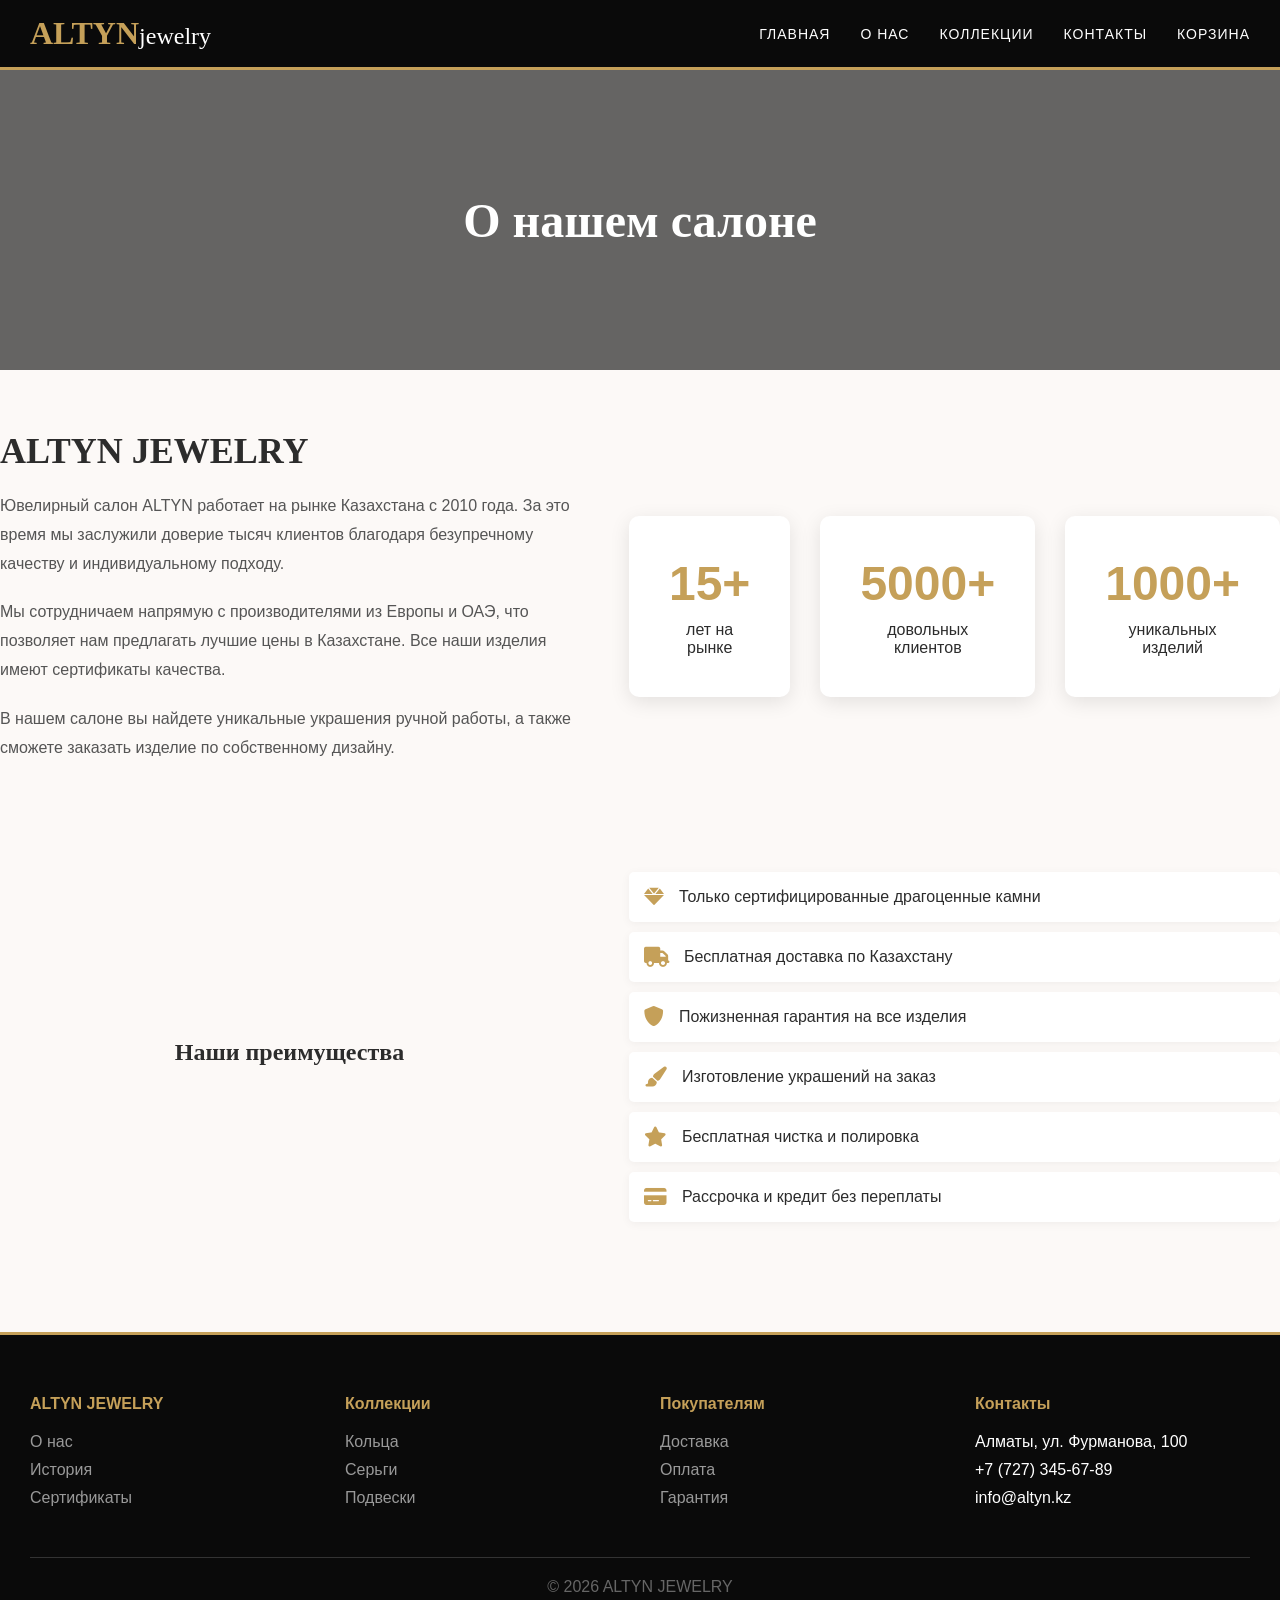
<file: about.html>
<!DOCTYPE html>
<html lang="ru">
<head>
    <meta charset="UTF-8">
    <meta name="viewport" content="width=device-width, initial-scale=1.0">
    <title>О нас | ALTYN JEWELRY</title>
    <link rel="stylesheet" href="https://cdnjs.cloudflare.com/ajax/libs/font-awesome/6.0.0/css/all.min.css">
    <style>
        * {
            margin: 0;
            padding: 0;
            box-sizing: border-box;
        }

        body {
            font-family: 'Segoe UI', Arial, sans-serif;
            background: #fcf9f7;
            color: #2c2c2c;
        }

        :root {
            --gold: #C5A059;
            --dark-gold: #A67C4E;
            --black: #1E1E1E;
        }

        header {
            background: #0a0a0a;
            padding: 15px 0;
            border-bottom: 3px solid var(--gold);
        }

        .container {
            max-width: 1300px;
            margin: 0 auto;
            padding: 0 30px;
        }

        .header-container {
            display: flex;
            justify-content: space-between;
            align-items: center;
        }

        .logo {
            font-size: 32px;
            font-weight: bold;
            color: var(--gold);
            font-family: 'Times New Roman', serif;
        }

        .logo span {
            color: white;
            font-size: 24px;
            font-weight: 300;
        }

        nav ul {
            display: flex;
            list-style: none;
            gap: 30px;
        }

        nav ul li a {
            color: white;
            text-decoration: none;
            font-size: 14px;
            text-transform: uppercase;
            letter-spacing: 1px;
        }

        nav ul li a:hover {
            color: var(--gold);
        }

        .page-hero {
            background: linear-gradient(rgba(0,0,0,0.6), rgba(0,0,0,0.6)), 
                        url('https://images.unsplash.com/photo-1531999850880-5c15b8d9f8f3?w=1600') center/cover;
            height: 300px;
            display: flex;
            align-items: center;
            justify-content: center;
            color: white;
            text-align: center;
        }

        .page-hero h1 {
            font-size: 48px;
            font-family: 'Times New Roman', serif;
        }

        .section {
            padding: 60px 0;
        }

        .about-grid {
            display: grid;
            grid-template-columns: 1fr 1fr;
            gap: 50px;
            align-items: center;
        }

        .about-image img {
            width: 100%;
            border-radius: 10px;
            box-shadow: 0 10px 30px rgba(0,0,0,0.2);
        }

        .about-text h2 {
            font-size: 36px;
            margin-bottom: 20px;
            font-family: 'Times New Roman', serif;
        }

        .about-text p {
            margin-bottom: 20px;
            line-height: 1.8;
            color: #555;
        }

        .stats-grid {
            display: grid;
            grid-template-columns: repeat(3, 1fr);
            gap: 30px;
            margin: 60px 0;
            text-align: center;
        }

        .stat-item {
            background: white;
            padding: 40px;
            border-radius: 10px;
            box-shadow: 0 5px 20px rgba(0,0,0,0.1);
        }

        .stat-number {
            font-size: 48px;
            font-weight: bold;
            color: var(--gold);
            margin-bottom: 10px;
        }

        .advantages-list {
            list-style: none;
            margin: 40px 0;
        }

        .advantages-list li {
            padding: 15px;
            margin-bottom: 10px;
            background: white;
            border-radius: 5px;
            box-shadow: 0 2px 10px rgba(0,0,0,0.05);
            display: flex;
            align-items: center;
        }

        .advantages-list li i {
            color: var(--gold);
            margin-right: 15px;
            font-size: 20px;
        }

        footer {
            background: #0a0a0a;
            color: white;
            padding: 60px 0 20px;
            margin-top: 60px;
            border-top: 3px solid var(--gold);
        }

        .footer-container {
            display: grid;
            grid-template-columns: repeat(4, 1fr);
            gap: 40px;
            margin-bottom: 40px;
        }

        .footer-col h4 {
            color: var(--gold);
            margin-bottom: 20px;
        }

        .footer-col ul {
            list-style: none;
        }

        .footer-col ul li {
            margin-bottom: 10px;
        }

        .footer-col ul li a {
            color: #999;
            text-decoration: none;
        }

        .footer-col ul li a:hover {
            color: var(--gold);
        }

        .footer-bottom {
            text-align: center;
            padding-top: 20px;
            border-top: 1px solid #333;
            color: #666;
        }
    </style>
</head>
<body>
    <header>
        <div class="container header-container">
            <div class="logo">
                ALTYN<span>jewelry</span>
            </div>
            <nav>
                <ul>
                    <li><a href="index.html">Главная</a></li>
                    <li><a href="about.html">О нас</a></li>
                    <li><a href="prices.html">Коллекции</a></li>
                    <li><a href="contacts.html">Контакты</a></li>
                    <li><a href="cart.html">Корзина</a></li>
                </ul>
            </nav>
        </div>
    </header>

    <section class="page-hero">
        <h1>О нашем салоне</h1>
    </section>

    <div class="container section">
        <div class="about-grid">
            <div class="about-image">
            <div class="about-text">
                <h2>ALTYN JEWELRY</h2>
                <p>Ювелирный салон ALTYN работает на рынке Казахстана с 2010 года. За это время мы заслужили доверие тысяч клиентов благодаря безупречному качеству и индивидуальному подходу.</p>
                <p>Мы сотрудничаем напрямую с производителями из Европы и ОАЭ, что позволяет нам предлагать лучшие цены в Казахстане. Все наши изделия имеют сертификаты качества.</p>
                <p>В нашем салоне вы найдете уникальные украшения ручной работы, а также сможете заказать изделие по собственному дизайну.</p>
            </div>
        </div>

        <div class="stats-grid">
            <div class="stat-item">
                <div class="stat-number">15+</div>
                <div>лет на рынке</div>
            </div>
            <div class="stat-item">
                <div class="stat-number">5000+</div>
                <div>довольных клиентов</div>
            </div>
            <div class="stat-item">
                <div class="stat-number">1000+</div>
                <div>уникальных изделий</div>
            </div>
        </div>

        <h2 style="text-align: center; margin: 40px 0; font-family: 'Times New Roman', serif;">Наши преимущества</h2>
        
        <ul class="advantages-list">
            <li><i class="fas fa-gem"></i> Только сертифицированные драгоценные камни</li>
            <li><i class="fas fa-truck"></i> Бесплатная доставка по Казахстану</li>
            <li><i class="fas fa-shield-alt"></i> Пожизненная гарантия на все изделия</li>
            <li><i class="fas fa-paint-brush"></i> Изготовление украшений на заказ</li>
            <li><i class="fas fa-star"></i> Бесплатная чистка и полировка</li>
            <li><i class="fas fa-credit-card"></i> Рассрочка и кредит без переплаты</li>
        </ul>
    </div>

    <footer>
        <div class="container">
            <div class="footer-container">
                <div class="footer-col">
                    <h4>ALTYN JEWELRY</h4>
                    <ul>
                        <li><a href="about.html">О нас</a></li>
                        <li><a href="#">История</a></li>
                        <li><a href="#">Сертификаты</a></li>
                    </ul>
                </div>
                <div class="footer-col">
                    <h4>Коллекции</h4>
                    <ul>
                        <li><a href="prices.html#rings">Кольца</a></li>
                        <li><a href="prices.html#earrings">Серьги</a></li>
                        <li><a href="prices.html#necklaces">Подвески</a></li>
                    </ul>
                </div>
                <div class="footer-col">
                    <h4>Покупателям</h4>
                    <ul>
                        <li><a href="#">Доставка</a></li>
                        <li><a href="#">Оплата</a></li>
                        <li><a href="#">Гарантия</a></li>
                    </ul>
                </div>
                <div class="footer-col">
                    <h4>Контакты</h4>
                    <ul>
                        <li>Алматы, ул. Фурманова, 100</li>
                        <li>+7 (727) 345-67-89</li>
                        <li>info@altyn.kz</li>
                    </ul>
                </div>
            </div>
            <div class="footer-bottom">
                <p>© 2026 ALTYN JEWELRY</p>
            </div>
        </div>
    </footer>
</body>
</html>
</file>
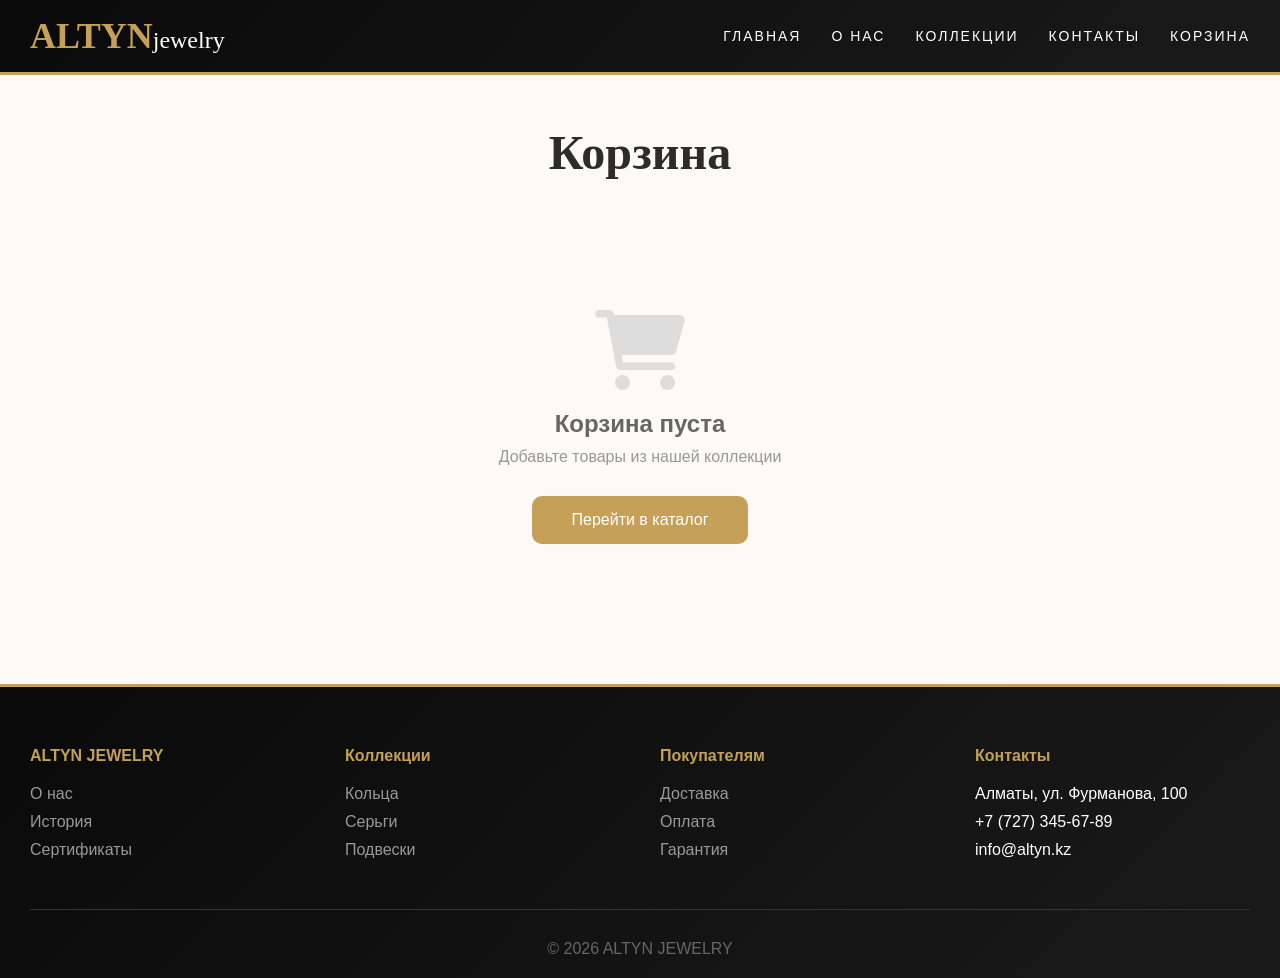
<file: cart.html>
<!DOCTYPE html>
<html lang="ru">
<head>
    <meta charset="UTF-8">
    <meta name="viewport" content="width=device-width, initial-scale=1.0">
    <title>Корзина | ALTYN JEWELRY</title>
    <link rel="stylesheet" href="https://cdnjs.cloudflare.com/ajax/libs/font-awesome/6.0.0/css/all.min.css">
    <style>
        * {
            margin: 0;
            padding: 0;
            box-sizing: border-box;
        }

        body {
            font-family: 'Segoe UI', Arial, sans-serif;
            background: #fcf9f7;
            color: #2c2c2c;
        }

        :root {
            --gold: #C5A059;
            --gold-dark: #A67C4E;
            --black: #1E1E1E;
        }

        header {
            background: linear-gradient(135deg, #0a0a0a, #1a1a1a);
            padding: 15px 0;
            position: sticky;
            top: 0;
            z-index: 1000;
            border-bottom: 3px solid var(--gold);
        }

        .container {
            max-width: 1300px;
            margin: 0 auto;
            padding: 0 30px;
        }

        .header-container {
            display: flex;
            justify-content: space-between;
            align-items: center;
        }

        .logo {
            font-size: 36px;
            font-weight: 800;
            color: var(--gold);
            font-family: 'Times New Roman', serif;
        }

        .logo span {
            color: white;
            font-size: 24px;
            font-weight: 300;
        }

        nav ul {
            display: flex;
            list-style: none;
            gap: 30px;
        }

        nav ul li a {
            color: white;
            text-decoration: none;
            font-size: 14px;
            text-transform: uppercase;
            letter-spacing: 2px;
            transition: 0.3s;
        }

        nav ul li a:hover {
            color: var(--gold);
        }

        .cart-count {
            background: var(--gold);
            color: #0a0a0a;
            border-radius: 50%;
            padding: 2px 8px;
            font-size: 12px;
            margin-left: 5px;
            font-weight: bold;
        }

        .page-title {
            text-align: center;
            font-size: 48px;
            margin: 50px 0;
            font-family: 'Times New Roman', serif;
        }

        .cart-layout {
            display: grid;
            grid-template-columns: 2fr 1fr;
            gap: 40px;
            min-height: 500px;
        }

        /* Список товаров */
        .cart-items {
            background: white;
            border-radius: 20px;
            padding: 30px;
            box-shadow: 0 15px 35px rgba(0,0,0,0.1);
        }

        .cart-item {
            display: grid;
            grid-template-columns: 100px 1fr auto auto;
            gap: 25px;
            padding: 25px;
            border-bottom: 2px solid #f0f0f0;
            align-items: center;
            transition: 0.3s;
        }

        .cart-item:last-child {
            border-bottom: none;
        }

        .cart-item:hover {
            background: #fcf9f7;
            border-radius: 10px;
        }

        .cart-item-image {
            width: 100px;
            height: 100px;
            border-radius: 10px;
            overflow: hidden;
        }

        .cart-item-image img {
            width: 100%;
            height: 100%;
            object-fit: cover;
        }

        .cart-item-info h3 {
            font-size: 18px;
            margin-bottom: 5px;
        }

        .cart-item-info p {
            color: #666;
            font-size: 14px;
        }

        .cart-item-price {
            font-size: 20px;
            font-weight: bold;
            color: var(--gold);
        }

        .cart-item-actions {
            display: flex;
            flex-direction: column;
            gap: 10px;
            align-items: center;
        }

        .quantity-control {
            display: flex;
            align-items: center;
            gap: 10px;
        }

        .quantity-btn {
            width: 30px;
            height: 30px;
            border: 1px solid #ddd;
            background: white;
            border-radius: 5px;
            cursor: pointer;
            transition: 0.3s;
        }

        .quantity-btn:hover {
            background: var(--gold);
            color: white;
            border-color: var(--gold);
        }

        .quantity-input {
            width: 50px;
            text-align: center;
            border: 1px solid #ddd;
            border-radius: 5px;
            padding: 5px;
        }

        .remove-btn {
            color: #ff4444;
            text-decoration: none;
            font-size: 13px;
            padding: 5px 10px;
            border-radius: 5px;
            transition: 0.3s;
        }

        .remove-btn:hover {
            background: #ff4444;
            color: white;
        }

        /* Итого */
        .cart-summary {
            background: white;
            padding: 30px;
            border-radius: 20px;
            box-shadow: 0 15px 35px rgba(0,0,0,0.1);
            height: fit-content;
            position: sticky;
            top: 100px;
        }

        .cart-summary h3 {
            font-size: 24px;
            margin-bottom: 20px;
            color: var(--black);
        }

        .summary-row {
            display: flex;
            justify-content: space-between;
            margin: 15px 0;
            padding: 10px 0;
            border-bottom: 1px solid #f0f0f0;
        }

        .summary-total {
            display: flex;
            justify-content: space-between;
            margin: 20px 0;
            padding: 20px 0;
            font-size: 24px;
            font-weight: bold;
            color: var(--gold);
            border-top: 2px solid var(--gold);
        }

        .btn-checkout {
            display: block;
            width: 100%;
            padding: 18px;
            background: linear-gradient(135deg, var(--gold), var(--gold-dark));
            color: white;
            text-decoration: none;
            text-align: center;
            border: none;
            border-radius: 10px;
            font-size: 18px;
            font-weight: bold;
            cursor: pointer;
            margin-top: 20px;
            transition: 0.3s;
        }

        .btn-checkout:hover {
            transform: translateY(-2px);
            box-shadow: 0 10px 30px rgba(197,160,89,0.3);
        }

        .empty-cart {
            text-align: center;
            padding: 80px 0;
        }

        .empty-cart i {
            font-size: 80px;
            color: #ddd;
            margin-bottom: 20px;
        }

        .empty-cart h3 {
            font-size: 24px;
            margin-bottom: 10px;
            color: #666;
        }

        .empty-cart p {
            color: #999;
            margin-bottom: 30px;
        }

        .btn-continue {
            display: inline-block;
            padding: 15px 40px;
            background: var(--gold);
            color: white;
            text-decoration: none;
            border-radius: 10px;
            transition: 0.3s;
        }

        .btn-continue:hover {
            background: var(--gold-dark);
            transform: scale(1.05);
        }

        /* Форма заказа */
        .order-form {
            margin-top: 60px;
            background: white;
            padding: 50px;
            border-radius: 20px;
            box-shadow: 0 15px 35px rgba(0,0,0,0.1);
        }

        .order-form h2 {
            text-align: center;
            font-size: 36px;
            margin-bottom: 40px;
            font-family: 'Times New Roman', serif;
        }

        .form-grid {
            display: grid;
            grid-template-columns: repeat(2, 1fr);
            gap: 20px;
            max-width: 800px;
            margin: 0 auto;
        }

        .form-group {
            margin-bottom: 20px;
        }

        .form-group.full-width {
            grid-column: span 2;
        }

        .form-group input,
        .form-group textarea {
            width: 100%;
            padding: 15px;
            border: 2px solid #f0f0f0;
            border-radius: 10px;
            font-size: 16px;
            transition: 0.3s;
        }

        .form-group input:focus,
        .form-group textarea:focus {
            outline: none;
            border-color: var(--gold);
        }

        .form-group textarea {
            height: 120px;
            resize: vertical;
        }

        footer {
            background: linear-gradient(135deg, #0a0a0a, #1a1a1a);
            color: white;
            padding: 60px 0 20px;
            margin-top: 60px;
            border-top: 3px solid var(--gold);
        }

        .footer-container {
            display: grid;
            grid-template-columns: repeat(4, 1fr);
            gap: 40px;
            margin-bottom: 40px;
        }

        .footer-col h4 {
            color: var(--gold);
            margin-bottom: 20px;
        }

        .footer-col ul {
            list-style: none;
        }

        .footer-col ul li {
            margin-bottom: 10px;
        }

        .footer-col ul li a {
            color: #999;
            text-decoration: none;
        }

        .footer-col ul li a:hover {
            color: var(--gold);
        }

        .footer-bottom {
            text-align: center;
            padding-top: 30px;
            border-top: 1px solid #333;
            color: #666;
        }

        @media (max-width: 992px) {
            .cart-layout {
                grid-template-columns: 1fr;
            }
            .form-grid {
                grid-template-columns: 1fr;
            }
            .form-group.full-width {
                grid-column: span 1;
            }
        }
    </style>
</head>
<body>
    <header>
        <div class="container header-container">
            <div class="logo">
                ALTYN<span>jewelry</span>
            </div>
            <nav>
                <ul>
                    <li><a href="index.html">Главная</a></li>
                    <li><a href="about.html">О нас</a></li>
                    <li><a href="prices.html">Коллекции</a></li>
                    <li><a href="contacts.html">Контакты</a></li>
                    <li><a href="cart.html">Корзина</a></li>
                </ul>
            </nav>
        </div>
    </header>

    <div class="container">
        <h1 class="page-title">Корзина</h1>

        <div id="cartContent"></div>
    </div>

    <footer>
        <div class="container">
            <div class="footer-container">
                <div class="footer-col">
                    <h4>ALTYN JEWELRY</h4>
                    <ul>
                        <li><a href="about.html">О нас</a></li>
                        <li><a href="#">История</a></li>
                        <li><a href="#">Сертификаты</a></li>
                    </ul>
                </div>
                <div class="footer-col">
                    <h4>Коллекции</h4>
                    <ul>
                        <li><a href="prices.html#rings">Кольца</a></li>
                        <li><a href="prices.html#earrings">Серьги</a></li>
                        <li><a href="prices.html#necklaces">Подвески</a></li>
                    </ul>
                </div>
                <div class="footer-col">
                    <h4>Покупателям</h4>
                    <ul>
                        <li><a href="#">Доставка</a></li>
                        <li><a href="#">Оплата</a></li>
                        <li><a href="#">Гарантия</a></li>
                    </ul>
                </div>
                <div class="footer-col">
                    <h4>Контакты</h4>
                    <ul>
                        <li>Алматы, ул. Фурманова, 100</li>
                        <li>+7 (727) 345-67-89</li>
                        <li>info@altyn.kz</li>
                    </ul>
                </div>
            </div>
            <div class="footer-bottom">
                <p>© 2026 ALTYN JEWELRY</p>
            </div>
        </div>
    </footer>

    <script>
        // Функция отображения корзины
        function displayCart() {
            const cart = JSON.parse(localStorage.getItem('cart')) || [];
            const cartContent = document.getElementById('cartContent');

            if (cart.length === 0) {
                cartContent.innerHTML = `
                    <div class="empty-cart">
                        <i class="fas fa-shopping-cart"></i>
                        <h3>Корзина пуста</h3>
                        <p>Добавьте товары из нашей коллекции</p>
                        <a href="prices.html" class="btn-continue">Перейти в каталог</a>
                    </div>
                `;
                return;
            }

            let cartHtml = `
                <div class="cart-layout">
                    <div class="cart-items">
            `;

            let total = 0;

            cart.forEach(item => {
                const itemTotal = item.price * item.quantity;
                total += itemTotal;

                cartHtml += `
                    <div class="cart-item" data-id="${item.id}">
                        <div class="cart-item-image">
                            <img src="${item.image}" alt="${item.name}">
                        </div>
                        <div class="cart-item-info">
                            <h3>${item.name}</h3>
                            <p>Артикул: ${item.id}</p>
                        </div>
                        <div class="cart-item-price">${itemTotal.toLocaleString()} ₸</div>
                        <div class="cart-item-actions">
                            <div class="quantity-control">
                                <button class="quantity-btn" onclick="updateQuantity(${item.id}, ${item.quantity - 1})">-</button>
                                <input type="number" class="quantity-input" value="${item.quantity}" min="1" onchange="updateQuantity(${item.id}, this.value)">
                                <button class="quantity-btn" onclick="updateQuantity(${item.id}, ${item.quantity + 1})">+</button>
                            </div>
                            <a href="#" class="remove-btn" onclick="removeFromCart(${item.id})">
                                <i class="fas fa-trash"></i> Удалить
                            </a>
                        </div>
                    </div>
                `;
            });

            cartHtml += `
                    </div>
                    <div class="cart-summary">
                        <h3>Ваш заказ</h3>
                        <div class="summary-row">
                            <span>Товары (${cart.length} шт.)</span>
                            <span>${total.toLocaleString()} ₸</span>
                        </div>
                        <div class="summary-row">
                            <span>Доставка</span>
                            <span class="gold-text">Бесплатно</span>
                        </div>
                        <div class="summary-total">
                            <span>Итого:</span>
                            <span>${total.toLocaleString()} ₸</span>
                        </div>
                        <a href="#order" class="btn-checkout">Оформить заказ</a>
                    </div>
                </div>

                <div class="order-form" id="order">
                    <h2>Оформление заказа</h2>
                    <form class="form-grid" onsubmit="submitOrder(event)">
                        <div class="form-group">
                            <input type="text" placeholder="ФИО *" required>
                        </div>
                        <div class="form-group">
                            <input type="tel" placeholder="Телефон *" required>
                        </div>
                        <div class="form-group">
                            <input type="email" placeholder="Email">
                        </div>
                        <div class="form-group">
                            <input type="text" placeholder="Город *" required>
                        </div>
                        <div class="form-group full-width">
                            <input type="text" placeholder="Адрес доставки *" required>
                        </div>
                        <div class="form-group full-width">
                            <textarea placeholder="Комментарий к заказу"></textarea>
                        </div>
                        <div class="form-group full-width">
                            <button type="submit" class="btn-checkout">Подтвердить заказ</button>
                        </div>
                    </form>
                </div>
            `;

            cartContent.innerHTML = cartHtml;
        }

        // Обновление количества
        function updateQuantity(id, newQuantity) {
            if (newQuantity < 1) return;
            
            let cart = JSON.parse(localStorage.getItem('cart')) || [];
            const itemIndex = cart.findIndex(item => item.id === id);
            
            if (itemIndex !== -1) {
                cart[itemIndex].quantity = parseInt(newQuantity);
                localStorage.setItem('cart', JSON.stringify(cart));
                displayCart();
                updateCartCount();
            }
        }

        // Удаление из корзины
        function removeFromCart(id) {
            let cart = JSON.parse(localStorage.getItem('cart')) || [];
            cart = cart.filter(item => item.id !== id);
            localStorage.setItem('cart', JSON.stringify(cart));
            displayCart();
            updateCartCount();
            
            // Показываем уведомление
            alert('Товар удален из корзины');
        }

        // Отправка заказа
        function submitOrder(e) {
            e.preventDefault();
            
            // Очищаем корзину
            localStorage.setItem('cart', JSON.stringify([]));
            
            alert('Спасибо за заказ! Наш менеджер свяжется с вами в ближайшее время.');
            
            // Перенаправляем на главную
            window.location.href = 'index.html';
        }

        // Обновление счетчика в шапке
        function updateCartCount() {
            const cart = JSON.parse(localStorage.getItem('cart')) || [];
            const totalItems = cart.reduce((sum, item) => sum + item.quantity, 0);
            
            const cartLink = document.querySelector('a[href="cart.html"]');
            if (cartLink) {
                let countSpan = cartLink.querySelector('.cart-count');
                if (!countSpan && totalItems > 0) {
                    countSpan = document.createElement('span');
                    countSpan.className = 'cart-count';
                    cartLink.appendChild(countSpan);
                }
                if (countSpan) {
                    countSpan.textContent = totalItems > 0 ? totalItems : '';
                    if (totalItems === 0) {
                        countSpan.remove();
                    }
                }
            }
        }

        // Загружаем корзину при открытии страницы
        document.addEventListener('DOMContentLoaded', () => {
            displayCart();
            updateCartCount();
        });
    </script>
</body>
</html>
</file>
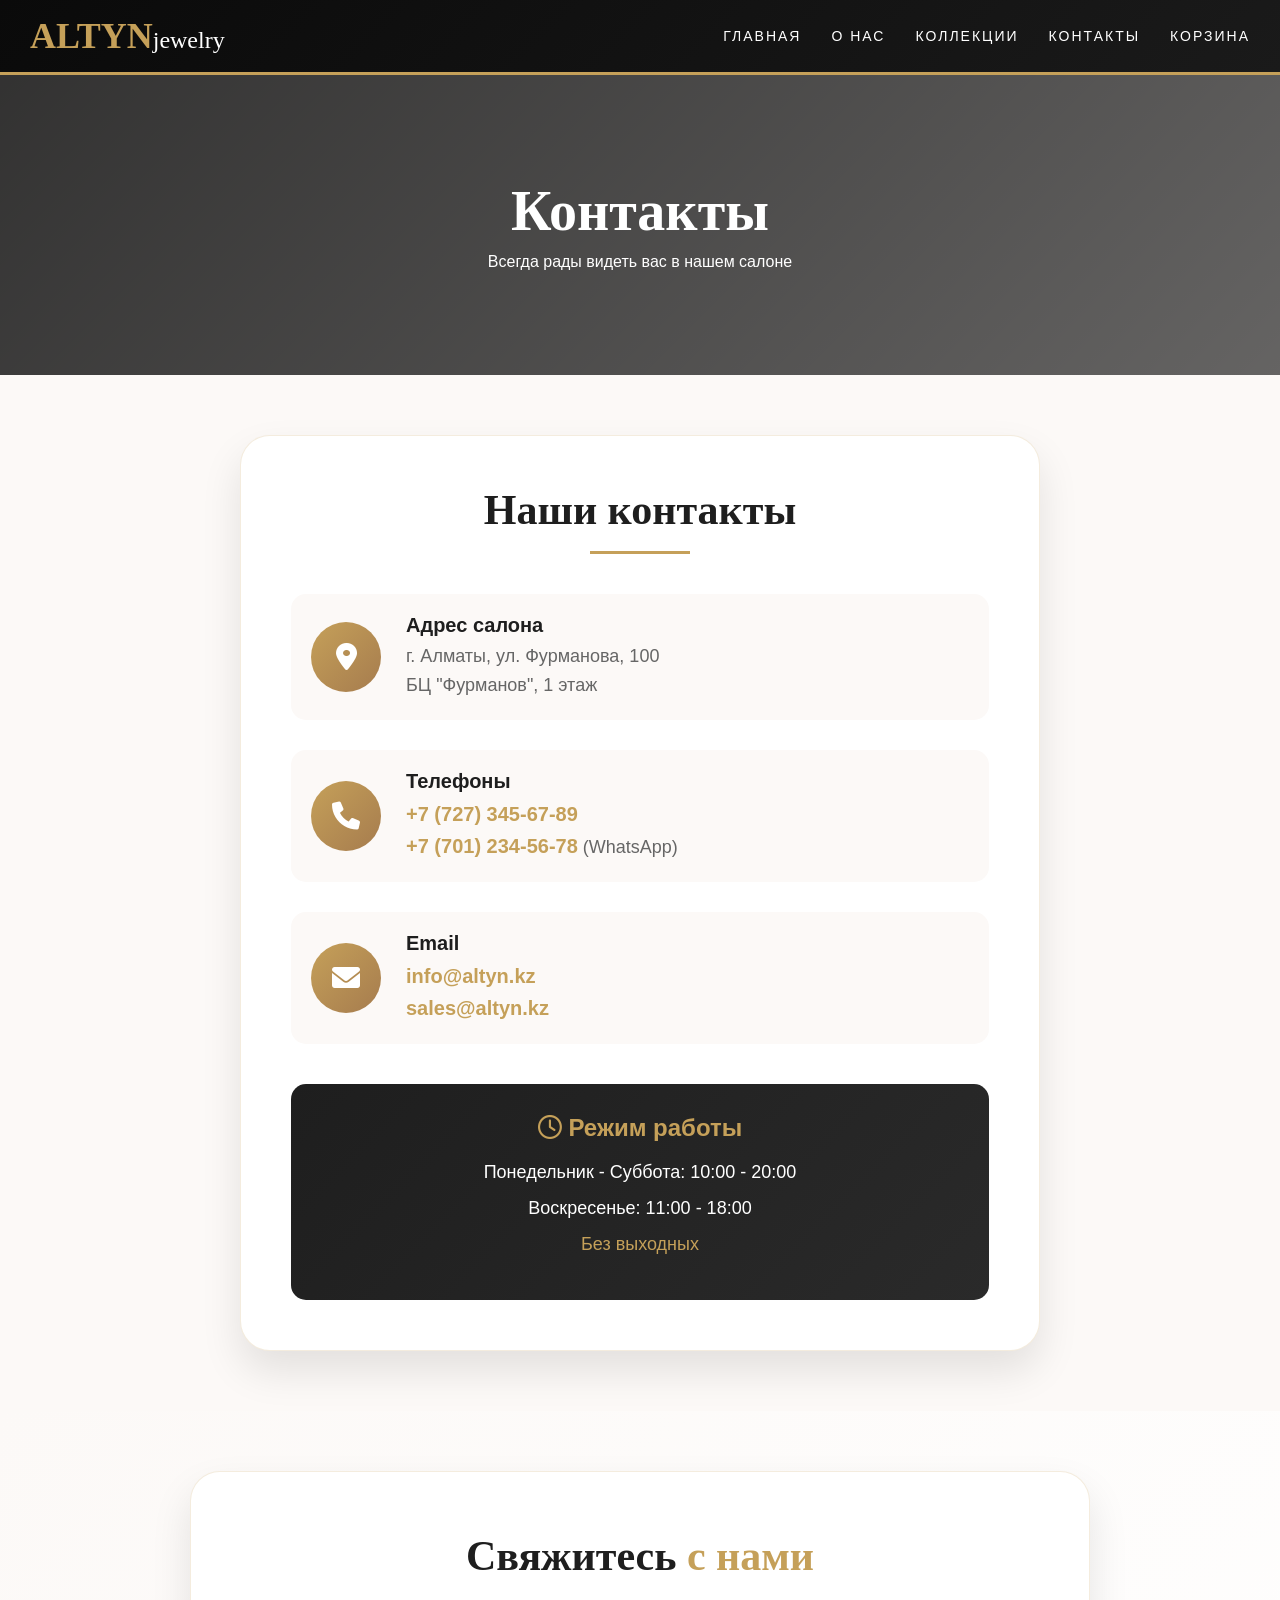
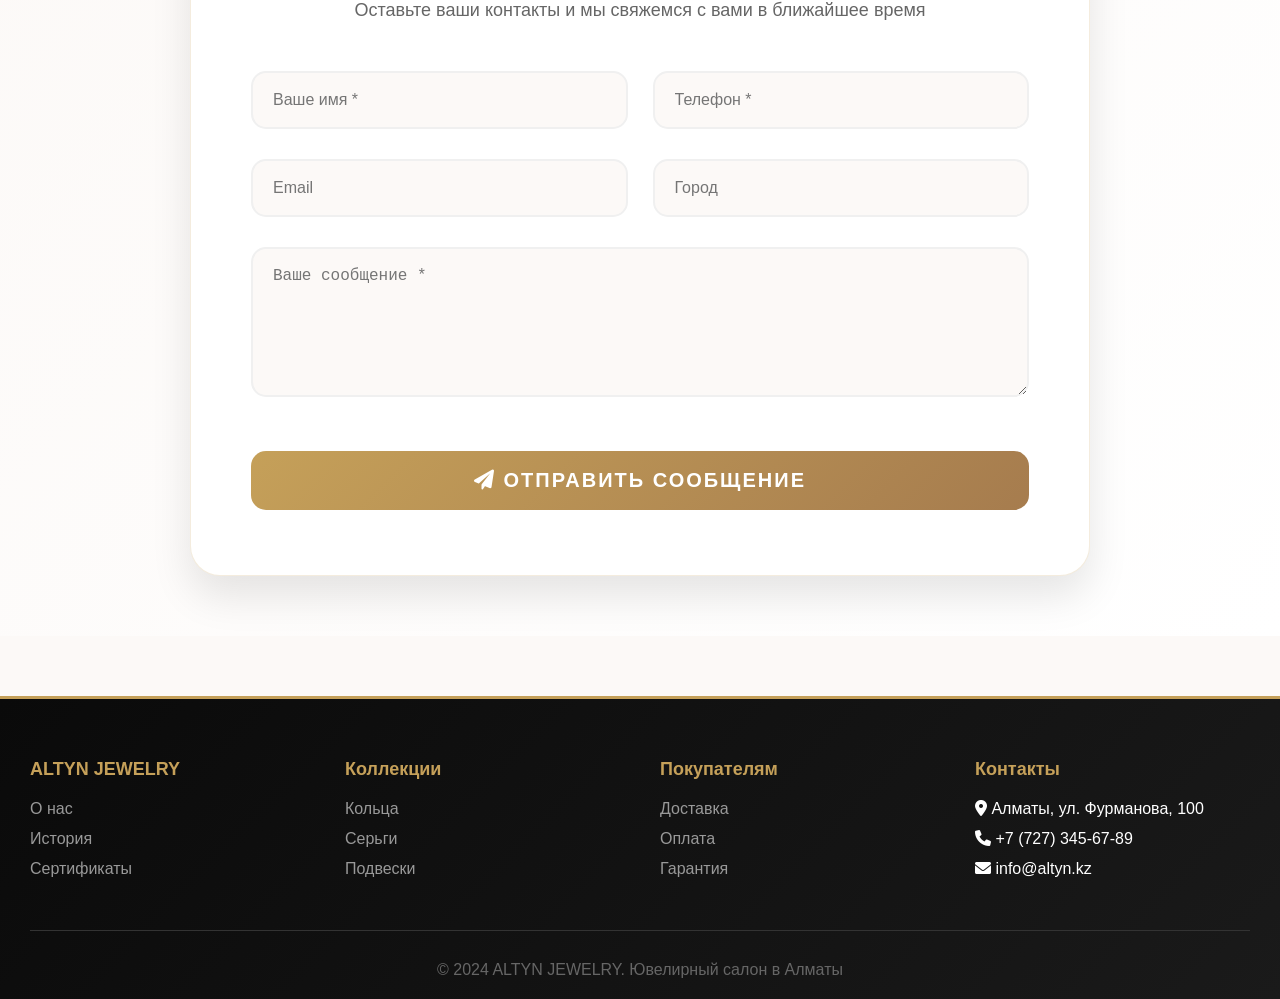
<file: contacts.html>
<!DOCTYPE html>
<html lang="ru">
<head>
    <meta charset="UTF-8">
    <meta name="viewport" content="width=device-width, initial-scale=1.0">
    <title>Контакты | ALTYN JEWELRY</title>
    <link rel="stylesheet" href="https://cdnjs.cloudflare.com/ajax/libs/font-awesome/6.0.0/css/all.min.css">
    <style>
        * {
            margin: 0;
            padding: 0;
            box-sizing: border-box;
        }

        body {
            font-family: 'Segoe UI', Arial, sans-serif;
            background: #fcf9f7;
            color: #2c2c2c;
        }

        :root {
            --gold: #C5A059;
            --gold-dark: #A67C4E;
            --black: #1E1E1E;
        }

        header {
            background: linear-gradient(135deg, #0a0a0a, #1a1a1a);
            padding: 15px 0;
            position: sticky;
            top: 0;
            z-index: 1000;
            border-bottom: 3px solid var(--gold);
        }

        .container {
            max-width: 1300px;
            margin: 0 auto;
            padding: 0 30px;
        }

        .header-container {
            display: flex;
            justify-content: space-between;
            align-items: center;
        }

        .logo {
            font-size: 36px;
            font-weight: 800;
            color: var(--gold);
            font-family: 'Times New Roman', serif;
        }

        .logo span {
            color: white;
            font-size: 24px;
            font-weight: 300;
        }

        nav ul {
            display: flex;
            list-style: none;
            gap: 30px;
        }

        nav ul li a {
            color: white;
            text-decoration: none;
            font-size: 14px;
            text-transform: uppercase;
            letter-spacing: 2px;
            transition: 0.3s;
        }

        nav ul li a:hover {
            color: var(--gold);
        }

        .page-hero {
            background: linear-gradient(135deg, rgba(0,0,0,0.8) 0%, rgba(0,0,0,0.6) 100%),
                        url('https://images.unsplash.com/photo-1486406146926-c627a92ad1ab?w=1600') center/cover;
            height: 300px;
            display: flex;
            align-items: center;
            justify-content: center;
            text-align: center;
            color: white;
        }

        .page-hero h1 {
            font-size: 56px;
            font-family: 'Times New Roman', serif;
            margin-bottom: 10px;
        }

        /* Контактная информация */
        .contact-info-section {
            padding: 60px 0;
        }

        .contact-info-card {
            background: white;
            border-radius: 30px;
            padding: 50px;
            box-shadow: 0 20px 40px rgba(0,0,0,0.1);
            border: 1px solid rgba(197,160,89,0.2);
            max-width: 800px;
            margin: 0 auto; /* Это центрирует карточку по горизонтали */
        }

        .contact-info-card h2 {
            font-size: 42px;
            font-family: 'Times New Roman', serif;
            margin-bottom: 40px;
            color: var(--black);
            text-align: center;
            position: relative;
            padding-bottom: 20px;
        }

        .contact-info-card h2::after {
            content: '';
            position: absolute;
            bottom: 0;
            left: 50%;
            transform: translateX(-50%);
            width: 100px;
            height: 3px;
            background: var(--gold);
        }

        .contact-item {
            display: flex;
            align-items: center;
            margin: 30px 0;
            padding: 20px;
            background: #fcf9f7;
            border-radius: 15px;
            transition: 0.3s;
        }

        .contact-item:hover {
            transform: translateX(10px);
            box-shadow: 0 5px 20px rgba(197,160,89,0.2);
        }

        .contact-icon {
            width: 70px;
            height: 70px;
            background: linear-gradient(135deg, var(--gold), var(--gold-dark));
            border-radius: 50%;
            display: flex;
            align-items: center;
            justify-content: center;
            margin-right: 25px;
            color: white;
            font-size: 28px;
            flex-shrink: 0; /* Иконка не сжимается */
        }

        .contact-details h3 {
            font-size: 20px;
            margin-bottom: 5px;
            color: var(--black);
        }

        .contact-details p {
            color: #666;
            font-size: 18px;
            line-height: 1.6;
        }

        .contact-details a {
            color: var(--gold);
            text-decoration: none;
            font-size: 20px;
            font-weight: 600;
        }

        .work-hours {
            margin-top: 40px;
            padding: 30px;
            background: linear-gradient(135deg, var(--black), #2a2a2a);
            border-radius: 15px;
            color: white;
        }

        .work-hours h3 {
            color: var(--gold);
            margin-bottom: 20px;
            font-size: 24px;
            text-align: center;
        }

        .work-hours p {
            margin: 15px 0;
            font-size: 18px;
            text-align: center;
        }

        /* Форма обратной связи */
        .form-section {
            padding: 60px 0;
            background: linear-gradient(135deg, #fcf9f7, #fff);
        }

        .form-card {
            background: white;
            border-radius: 30px;
            padding: 60px;
            box-shadow: 0 20px 40px rgba(0,0,0,0.1);
            max-width: 900px;
            margin: 0 auto; /* Центрирование */
            border: 1px solid rgba(197,160,89,0.2);
        }

        .form-card h2 {
            font-size: 42px;
            font-family: 'Times New Roman', serif;
            margin-bottom: 20px;
            text-align: center;
            color: var(--black);
        }

        .form-card h2 span {
            color: var(--gold);
        }

        .form-card > p {
            text-align: center;
            color: #666;
            margin-bottom: 50px;
            font-size: 18px;
        }

        .form-grid {
            display: grid;
            grid-template-columns: repeat(2, 1fr);
            gap: 25px;
        }

        .form-group {
            margin-bottom: 5px;
        }

        .form-group.full-width {
            grid-column: span 2;
        }

        .form-group input,
        .form-group textarea {
            width: 100%;
            padding: 18px 20px;
            border: 2px solid #f0f0f0;
            border-radius: 15px;
            font-size: 16px;
            transition: 0.3s;
            background: #fcf9f7;
        }

        .form-group input:focus,
        .form-group textarea:focus {
            outline: none;
            border-color: var(--gold);
            background: white;
            box-shadow: 0 5px 20px rgba(197,160,89,0.1);
        }

        .form-group textarea {
            height: 150px;
            resize: vertical;
        }

        .btn-submit {
            background: linear-gradient(135deg, var(--gold), var(--gold-dark));
            color: white;
            border: none;
            padding: 18px 40px;
            font-size: 20px;
            font-weight: 600;
            border-radius: 15px;
            cursor: pointer;
            transition: 0.3s;
            width: 100%;
            text-transform: uppercase;
            letter-spacing: 2px;
            margin-top: 20px;
        }

        .btn-submit:hover {
            transform: translateY(-3px);
            box-shadow: 0 10px 30px rgba(197,160,89,0.4);
        }

        footer {
            background: linear-gradient(135deg, #0a0a0a, #1a1a1a);
            color: white;
            padding: 60px 0 20px;
            margin-top: 60px;
            border-top: 3px solid var(--gold);
        }

        .footer-container {
            display: grid;
            grid-template-columns: repeat(4, 1fr);
            gap: 40px;
            margin-bottom: 40px;
        }

        .footer-col h4 {
            color: var(--gold);
            margin-bottom: 20px;
            font-size: 18px;
        }

        .footer-col ul {
            list-style: none;
        }

        .footer-col ul li {
            margin-bottom: 12px;
        }

        .footer-col ul li a {
            color: #999;
            text-decoration: none;
            transition: 0.3s;
        }

        .footer-col ul li a:hover {
            color: var(--gold);
            padding-left: 5px;
        }

        .footer-bottom {
            text-align: center;
            padding-top: 30px;
            border-top: 1px solid #333;
            color: #666;
        }

        /* Адаптивность */
        @media (max-width: 768px) {
            .header-container {
                flex-direction: column;
                gap: 20px;
            }
            
            nav ul {
                flex-wrap: wrap;
                justify-content: center;
            }
            
            .contact-info-card,
            .form-card {
                padding: 30px 20px;
            }
            
            .form-grid {
                grid-template-columns: 1fr;
            }
            
            .form-group.full-width {
                grid-column: span 1;
            }
            
            .contact-item {
                flex-direction: column;
                text-align: center;
            }
            
            .contact-icon {
                margin-right: 0;
                margin-bottom: 15px;
            }
            
            .footer-container {
                grid-template-columns: repeat(2, 1fr);
            }
        }
    </style>
</head>
<body>
    <header>
        <div class="container header-container">
            <div class="logo">
                ALTYN<span>jewelry</span>
            </div>
            <nav>
                <ul>
                    <li><a href="index.html">Главная</a></li>
                    <li><a href="about.html">О нас</a></li>
                    <li><a href="prices.html">Коллекции</a></li>
                    <li><a href="contacts.html">Контакты</a></li>
                    <li><a href="cart.html">Корзина</a></li>
                </ul>
            </nav>
        </div>
    </header>

    <section class="page-hero">
        <div>
            <h1>Контакты</h1>
            <p>Всегда рады видеть вас в нашем салоне</p>
        </div>
    </section>

    <!-- Контактная информация по центру -->
    <section class="contact-info-section">
        <div class="container">
            <div class="contact-info-card">
                <h2>Наши контакты</h2>
                
                <div class="contact-item">
                    <div class="contact-icon">
                        <i class="fas fa-map-marker-alt"></i>
                    </div>
                    <div class="contact-details">
                        <h3>Адрес салона</h3>
                        <p>г. Алматы, ул. Фурманова, 100<br>БЦ "Фурманов", 1 этаж</p>
                    </div>
                </div>

                <div class="contact-item">
                    <div class="contact-icon">
                        <i class="fas fa-phone"></i>
                    </div>
                    <div class="contact-details">
                        <h3>Телефоны</h3>
                        <p><a href="tel:+77273456789">+7 (727) 345-67-89</a></p>
                        <p><a href="tel:+77012345678">+7 (701) 234-56-78</a> (WhatsApp)</p>
                    </div>
                </div>

                <div class="contact-item">
                    <div class="contact-icon">
                        <i class="fas fa-envelope"></i>
                    </div>
                    <div class="contact-details">
                        <h3>Email</h3>
                        <p><a href="mailto:info@altyn.kz">info@altyn.kz</a></p>
                        <p><a href="mailto:sales@altyn.kz">sales@altyn.kz</a></p>
                    </div>
                </div>

                <div class="work-hours">
                    <h3><i class="far fa-clock"></i> Режим работы</h3>
                    <p>Понедельник - Суббота: 10:00 - 20:00</p>
                    <p>Воскресенье: 11:00 - 18:00</p>
                    <p style="color: var(--gold); margin-top: 15px;">Без выходных</p>
                </div>
            </div>
        </div>
    </section>

    <!-- Форма обратной связи по центру -->
    <section class="form-section">
        <div class="container">
            <div class="form-card">
                <h2>Свяжитесь <span>с нами</span></h2>
                <p>Оставьте ваши контакты и мы свяжемся с вами в ближайшее время</p>
                
                <form class="form-grid" id="contactForm">
                    <div class="form-group">
                        <input type="text" placeholder="Ваше имя *" required>
                    </div>
                    <div class="form-group">
                        <input type="tel" placeholder="Телефон *" required>
                    </div>
                    <div class="form-group">
                        <input type="email" placeholder="Email">
                    </div>
                    <div class="form-group">
                        <input type="text" placeholder="Город">
                    </div>
                    <div class="form-group full-width">
                        <textarea placeholder="Ваше сообщение *" required></textarea>
                    </div>
                    <div class="form-group full-width">
                        <button type="submit" class="btn-submit">
                            <i class="fas fa-paper-plane"></i> Отправить сообщение
                        </button>
                    </div>
                </form>
            </div>
        </div>
    </section>

    <footer>
        <div class="container">
            <div class="footer-container">
                <div class="footer-col">
                    <h4>ALTYN JEWELRY</h4>
                    <ul>
                        <li><a href="about.html">О нас</a></li>
                        <li><a href="#">История</a></li>
                        <li><a href="#">Сертификаты</a></li>
                    </ul>
                </div>
                <div class="footer-col">
                    <h4>Коллекции</h4>
                    <ul>
                        <li><a href="prices.html#rings">Кольца</a></li>
                        <li><a href="prices.html#earrings">Серьги</a></li>
                        <li><a href="prices.html#necklaces">Подвески</a></li>
                    </ul>
                </div>
                <div class="footer-col">
                    <h4>Покупателям</h4>
                    <ul>
                        <li><a href="#">Доставка</a></li>
                        <li><a href="#">Оплата</a></li>
                        <li><a href="#">Гарантия</a></li>
                    </ul>
                </div>
                <div class="footer-col">
                    <h4>Контакты</h4>
                    <ul>
                        <li><i class="fas fa-map-marker-alt"></i> Алматы, ул. Фурманова, 100</li>
                        <li><i class="fas fa-phone"></i> +7 (727) 345-67-89</li>
                        <li><i class="fas fa-envelope"></i> info@altyn.kz</li>
                    </ul>
                </div>
            </div>
            <div class="footer-bottom">
                <p>© 2024 ALTYN JEWELRY. Ювелирный салон в Алматы</p>
            </div>
        </div>
    </footer>

    <script>
        // Обработка отправки формы
        document.getElementById('contactForm').addEventListener('submit', function(e) {
            e.preventDefault();
            alert('Спасибо! Мы свяжемся с вами в ближайшее время.');
            this.reset();
        });
    </script>
</body>
</html>
</file>
